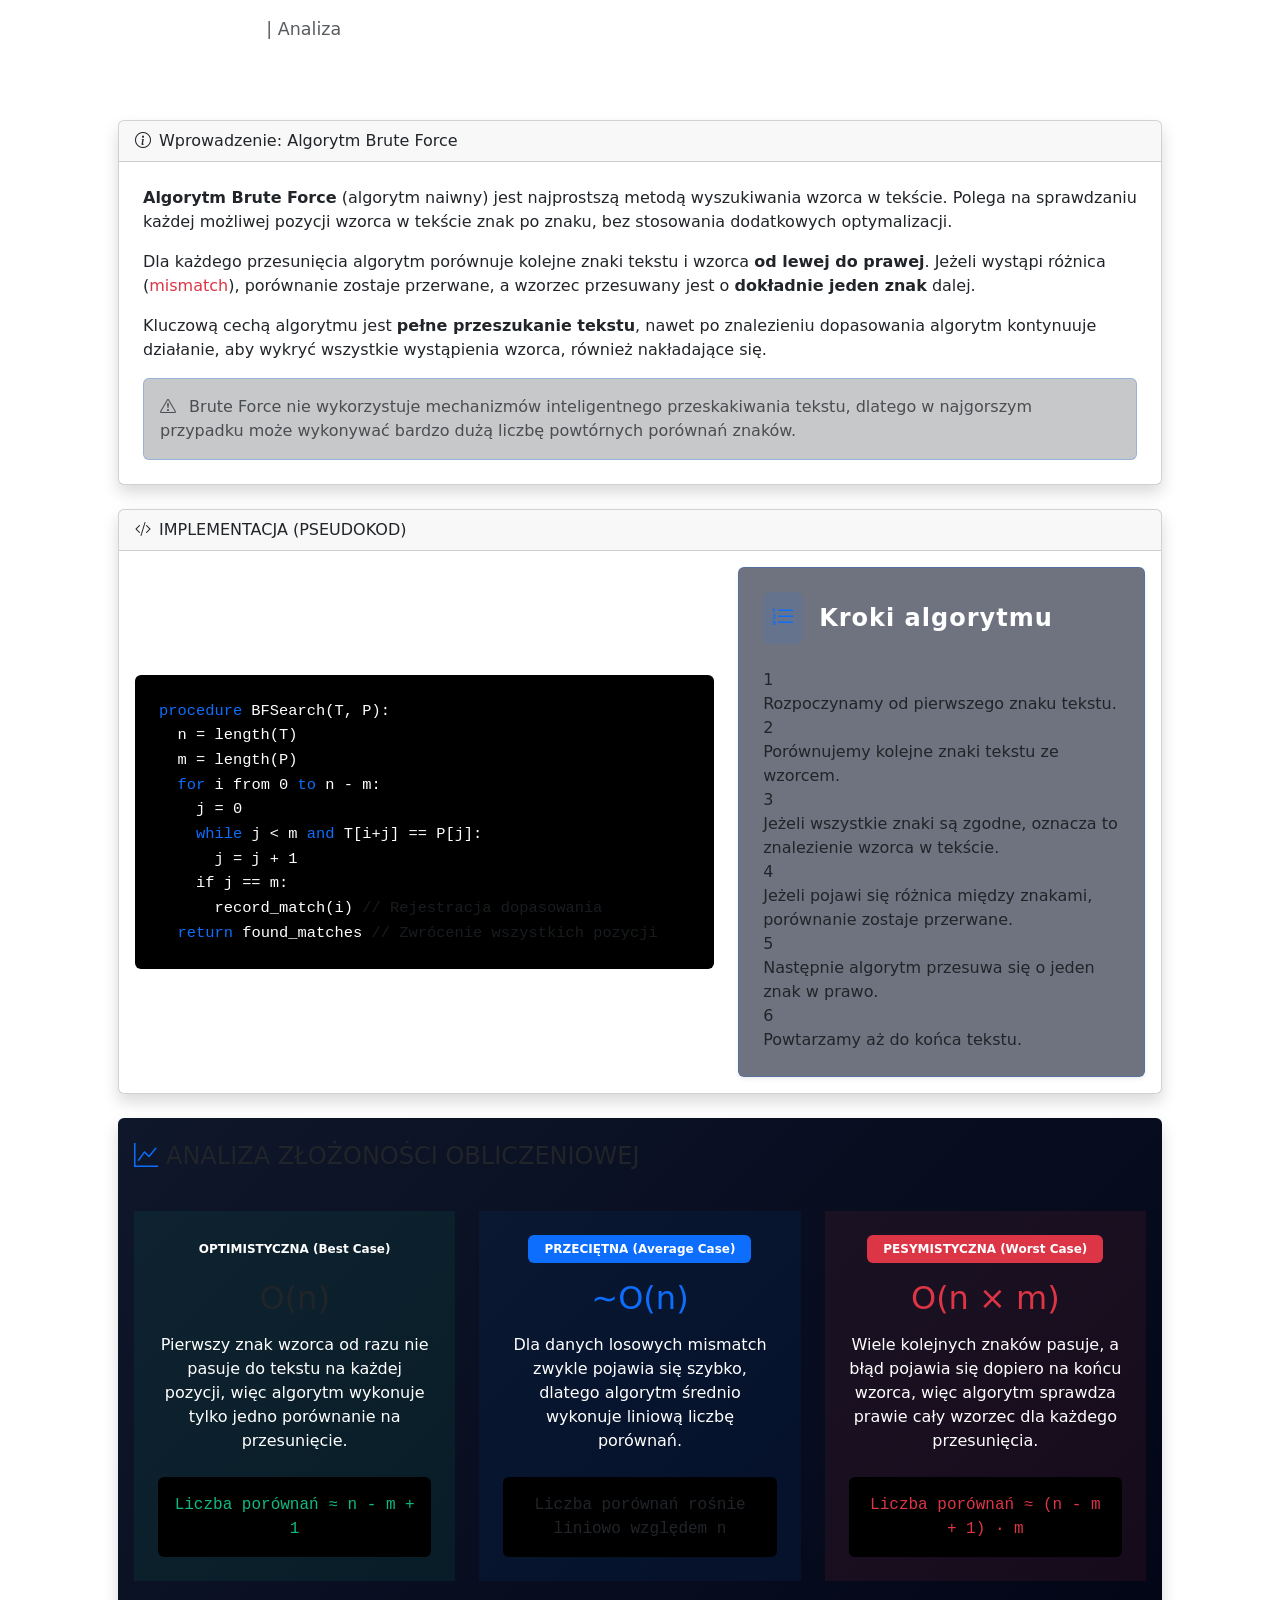
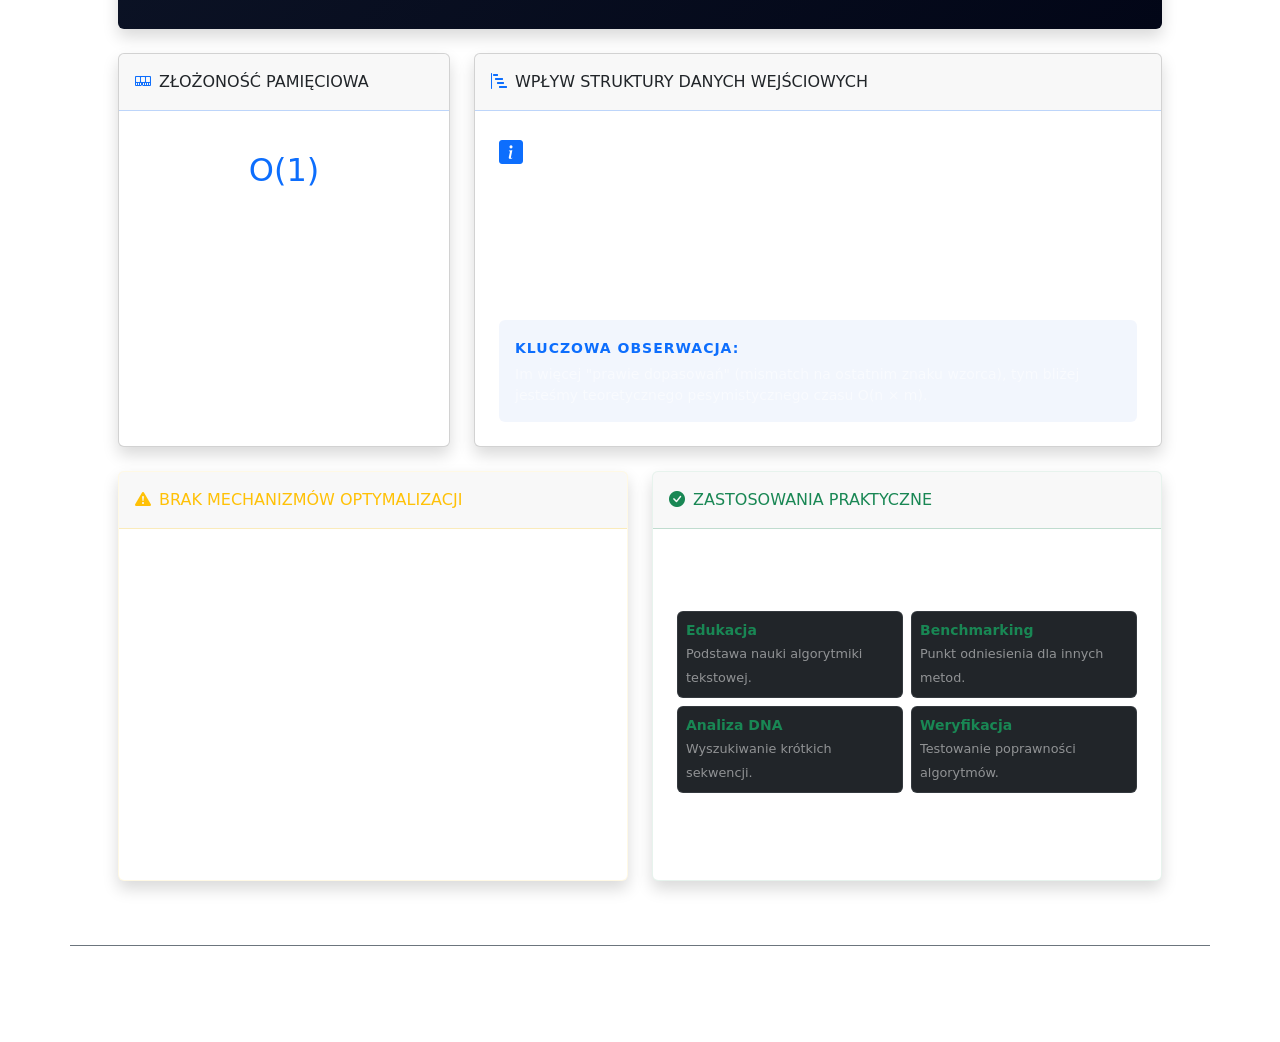
<file: Brute_force/src/main/resources/templates/analysis.html>
<!DOCTYPE html>
<html xmlns:th="http://www.thymeleaf.org">
<head>
    <meta charset="UTF-8">
    <meta name="viewport" content="width=device-width, initial-scale=1.0">
    <title>Brute force algorytm</title>
    <link href="https://cdn.jsdelivr.net/npm/bootstrap@5.3.0/dist/css/bootstrap.min.css" rel="stylesheet">
    <link rel="stylesheet" th:href="@{/css/style.css}">
    <link rel="stylesheet" href="https://cdn.jsdelivr.net/npm/bootstrap-icons@1.11.1/font/bootstrap-icons.css">
    <script th:src="@{/js/background-loader.js}"></script>
</head>
<body>

<nav class="navbar navbar-expand-lg navbar-dark sticky-top">
    <div class="container-fluid px-4">
        <a class="navbar-brand d-flex align-items-center" href="/">
            <i class="bi bi-cpu-fill me-2" style="color: var(--primary);"></i>
            <span>Brute force algorytm <small class="text-muted">| Analiza</small></span>
        </a>
        <div class="navbar-nav ms-auto">
            <a class="nav-link" href="/"><i class="bi bi-eye-fill"></i> Wizualizacja</a>
            <a class="nav-link active" href="/analysis"><i class="bi bi-book"></i> Algorytm</a>
            <a class="nav-link" href="/experiments"><i class="bi bi-clipboard-data"></i> Benchmark</a>
            <a class="nav-link" href="/benchmark-compare"><i class="bi bi-intersect"></i> Porównanie środowisk</a>
        </div>
    </div>
</nav>

<div class="container py-3 px-lg-5">
    <header class="text-center mb-5">
        <!-- <h1 class="academic-header" style="font-size: 2.8rem;">Analiza Matematyczna i Logiczna</h1>
        <p class="text-muted mx-auto mb-0" style="max-width: 900px; font-size: 1.1rem; opacity: 0.9;">
            Głębokie spojrzenie na strukturę algorytmu naiwnego, jego ograniczenia oraz zachowanie w zależności od entropii danych wejściowych.
        </p> -->
    </header>

    <div class="row g-4">
        <!-- CO TO JEST BRUTE FORCE? -->
        <div class="col-12">
            <div class="card shadow">
                <div class="card-header">
                    <i class="bi bi-info-circle me-2"></i>Wprowadzenie: Algorytm Brute Force
                </div>
                <div class="card-body p-4">
                    <p class="academic-text">
                        <strong>Algorytm Brute Force</strong> (algorytm naiwny) jest najprostszą metodą wyszukiwania wzorca w tekście. 
                        Polega na sprawdzaniu każdej możliwej pozycji wzorca w tekście znak po znaku, bez stosowania dodatkowych optymalizacji.
                    </p>
                    <p class="academic-text">
                        Dla każdego przesunięcia algorytm porównuje kolejne znaki tekstu i wzorca <strong>od lewej do prawej</strong>. 
                        Jeżeli wystąpi różnica (<span class="text-danger">mismatch</span>), porównanie zostaje przerwane, a wzorzec przesuwany jest o <strong>dokładnie jeden znak</strong> dalej.
                    </p>
                    <p class="academic-text">
                        Kluczową cechą algorytmu jest <strong>pełne przeszukanie tekstu</strong>, nawet po znalezieniu dopasowania algorytm kontynuuje działanie, aby wykryć wszystkie wystąpienia wzorca, również nakładające się.
                    </p>
                    <div class="mt-3 p-3 rounded border border-primary border-opacity-25 bg-dark bg-opacity-25">
                        <p class="academic-text italic mb-0 opacity-75">
                            <i class="bi bi-exclamation-triangle me-2"></i>
                            Brute Force nie wykorzystuje mechanizmów inteligentnego przeskakiwania tekstu, dlatego w najgorszym przypadku może wykonywać bardzo dużą liczbę powtórnych porównań znaków.
                        </p>
                    </div>
                </div>
            </div>
        </div>

        <!-- IMPLEMENTACJA (PSEUDOKOD) - Teraz POZIOMO -->
        <div class="col-12">
            <div class="card shadow">
                <div class="card-header"><i class="bi bi-code-slash me-2"></i>IMPLEMENTACJA (PSEUDOKOD)</div>
                <div class="card-body">
                    <div class="row align-items-center">
                        <div class="col-lg-7">
                            <div class="code-container bg-black p-4 rounded" style="font-size: 1.1rem; border: 1px solid var(--border);">
<pre class="mb-0 text-white" id="pseudocode" style="font-family: 'Consolas', monospace; line-height: 1.6;">
<span class="text-primary">procedure</span> BFSearch(T, P):
  <span data-step="1">n = length(T)</span>
  <span data-step="1">m = length(P)</span>
  <span class="text-primary" data-step="6">for</span> <span data-step="6">i from 0</span> <span class="text-primary" data-step="6">to</span> <span data-step="6">n - m:</span>
    <span data-step="1">j = 0</span>
    <span class="text-primary" data-step="2">while</span> <span data-step="2">j &lt; m</span> <span class="text-primary" data-step="2">and</span> <span data-step="2">T[i+j] == P[j]:</span>
      <span data-step="2">j = j + 1</span>
    <span data-step="4">if j == m:</span>
      <span data-step="3">record_match(i)</span> <span class="text-muted" data-step="3">// Rejestracja dopasowania</span>
  <span class="text-primary" data-step="6">return</span> <span data-step="6">found_matches</span> <span class="text-muted" data-step="6">// Zwrócenie wszystkich pozycji</span>
</pre>
                            </div>
                        </div>
                        <div class="col-lg-5">
                            <div class="p-4 rounded border border-primary border-opacity-25 h-100 shadow-sm" style="background: rgba(15, 23, 42, 0.6); backdrop-filter: blur(10px);">
                                <div class="d-flex align-items-center mb-4">
                                    <div class="bg-primary bg-opacity-10 p-2 rounded me-3" style="box-shadow: 0 0 15px var(--primary-glow);">
                                        <i class="bi bi-list-ol text-primary fs-4"></i>
                                    </div>
                                    <h4 class="text-white mb-0 fw-bold" style="letter-spacing: 1px; text-shadow: 0 0 15px var(--primary-glow);">Kroki algorytmu</h4>
                                </div>
                                <div class="algorithm-steps">
                                    <div class="step-item" data-highlight="1">
                                        <div class="step-number">1</div>
                                        <div class="step-text">Rozpoczynamy od pierwszego znaku tekstu.</div>
                                    </div>
                                    <div class="step-item" data-highlight="2">
                                        <div class="step-number">2</div>
                                        <div class="step-text">Porównujemy kolejne znaki tekstu ze wzorcem.</div>
                                    </div>
                                    <div class="step-item" data-highlight="3">
                                        <div class="step-number">3</div>
                                        <div class="step-text">Jeżeli wszystkie znaki są zgodne, oznacza to znalezienie wzorca w tekście.</div>
                                    </div>
                                    <div class="step-item" data-highlight="4">
                                        <div class="step-number">4</div>
                                        <div class="step-text">Jeżeli pojawi się różnica między znakami, porównanie zostaje przerwane.</div>
                                    </div>
                                    <div class="step-item" data-highlight="5">
                                        <div class="step-number">5</div>
                                        <div class="step-text">Następnie algorytm przesuwa się o jeden znak w prawo.</div>
                                    </div>
                                    <div class="step-item" data-highlight="6">
                                        <div class="step-number">6</div>
                                        <div class="step-text">Powtarzamy aż do końca tekstu.</div>
                                    </div>
                                </div>
                            </div>
                        </div>
                    </div>
                </div>
            </div>
        </div>

        <!-- SCHEMAT BLOKOWY 
        <div class="col-12">
            <div class="card shadow h-100">
                <div class="card-header border-primary border-opacity-25 py-3">
                    <i class="bi bi-diagram-3-fill me-2"></i>SCHEMAT BLOKOWY ALGORYTMU
                </div>
                <div class="card-body text-center p-4">
                    <div class="diagram-container-huge">
                        <img th:src="@{/diagram_blokowy.png}" alt="Schemat blokowy Brute Force" 
                             class="diagram-image-huge">
                    </div>
                    <div class="explanation-text text-start mx-auto p-4 rounded" style="max-width: 1000px; background: rgba(15, 23, 42, 0.6); border-left: 4px solid var(--primary); border-radius: 0 12px 12px 0 !important;">
                        <div class="d-flex align-items-center mb-3">
                            <i class="bi bi-info-circle-fill text-primary me-2 fs-5"></i>
                            <strong class="text-primary fs-5">Analiza przepływu logicznego:</strong>
                        </div>
                        <p class="mb-0 text-white" style="font-size: 1.05rem; line-height: 1.7; opacity: 0.9;">
                            Algorytm brute force sprawdza wzorzec na każdej możliwej pozycji tekstu, przesuwając go zawsze o 1 znak. Dla każdego przesunięcia porównuje znaki od lewej do prawej, aż do pierwszej niezgodności albo pełnego dopasowania. Gdy pojawi się mismatch, bieżąca próba jest przerywana i algorytm przechodzi do następnej pozycji. Jeśli wszystkie znaki wzorca pasują, zapisuje pozycję dopasowania, ale nie kończy pracy — dalej sprawdza kolejne przesunięcia, żeby wykryć także nakładające się wystąpienia. Dzięki temu przeszukuje cały tekst dokładnie, choć w najgorszym przypadku wykonuje wiele powtórnych porównań.
                        </p>
                    </div>
                </div>
            </div>
        </div>
        -->

        <!-- ZŁOŻONOŚĆ -->
        <div class="col-12">
            <div class="card shadow border-0 overflow-hidden" style="background: linear-gradient(135deg, #0f172a 0%, #020617 100%);">
                <div class="card-header border-0 bg-transparent py-4">
                    <h4 class="mb-0"><i class="bi bi-graph-up me-2 text-primary"></i>ANALIZA ZŁOŻONOŚCI OBLICZENIOWEJ</h4>
                </div>
                <div class="card-body pb-5">
                    <div class="row g-4 text-center">
                        <div class="col-md-4">
                            <div class="stat-box-large h-100 p-4" style="background: rgba(16, 185, 129, 0.08); border-color: rgba(16, 185, 129, 0.3);">
                                <span class="badge bg-accent text-white mb-3 p-2 px-3">OPTIMISTYCZNA (Best Case)</span>
                                <h2 class="stat-value-large text-accent mb-3">O(n)</h2>
                                <p class="text-white mb-4 fw-medium">Pierwszy znak wzorca od razu nie pasuje do tekstu na każdej pozycji, więc algorytm wykonuje tylko jedno porównanie na przesunięcie.</p>
                                <div class="p-3 bg-black rounded font-monospace" style="color: #10b981;">Liczba porównań &approx; n - m + 1</div>
                            </div>
                        </div>
                        <div class="col-md-4">
                            <div class="stat-box-large h-100 p-4" style="background: rgba(10, 88, 202, 0.08); border-color: rgba(10, 88, 202, 0.3);">
                                <span class="badge bg-primary mb-3 p-2 px-3">PRZECIĘTNA (Average Case)</span>
                                <h2 class="stat-value-large text-primary mb-3">∼O(n)</h2>
                                <p class="text-white mb-4 fw-medium">Dla danych losowych mismatch zwykle pojawia się szybko, dlatego algorytm średnio wykonuje liniową liczbę porównań.</p>
                                <div class="p-3 bg-black rounded font-monospace" style="color: var(--primary);">Liczba porównań rośnie liniowo względem n</div>
                            </div>
                        </div>
                        <div class="col-md-4">
                            <div class="stat-box-large h-100 p-4" style="background: rgba(239, 68, 68, 0.08); border-color: rgba(239, 68, 68, 0.3);">
                                <span class="badge bg-danger mb-3 p-2 px-3">PESYMISTYCZNA (Worst Case)</span>
                                <h2 class="stat-value-large text-danger mb-3">O(n &times; m)</h2>
                                <p class="text-white mb-4 fw-medium">Wiele kolejnych znaków pasuje, a błąd pojawia się dopiero na końcu wzorca, więc algorytm sprawdza prawie cały wzorzec dla każdego przesunięcia.</p>
                                <div class="p-3 bg-black rounded font-monospace" style="color: var(--bs-danger);">Liczba porównań &approx; (n - m + 1) · m</div>
                            </div>
                        </div>
                    </div>
                </div>
            </div>
        </div>

        <!-- ZŁOŻONOŚĆ PAMIĘCIOWA I WPŁYW DANYCH -->
        <div class="col-lg-4">
            <div class="card shadow h-100">
                <div class="card-header border-primary border-opacity-25 py-3">
                    <i class="bi bi-memory me-2 text-primary"></i>ZŁOŻONOŚĆ PAMIĘCIOWA
                </div>
                <div class="card-body text-center d-flex flex-column justify-content-center p-4">
                    <h2 class="stat-value-large text-primary mb-3">O(1)</h2>
                    <p class="text-white mb-0" style="font-size: 1.05rem; opacity: 0.9;">
                        Algorytm Brute Force posiada <strong>stałą złożoność pamięciową</strong>, ponieważ nie tworzy dodatkowych struktur danych ani tablic pomocniczych. Wyszukiwanie realizowane jest wyłącznie przy użyciu indeksów i zmiennych pomocniczych.
                    </p>
                </div>
            </div>
        </div>

        <div class="col-lg-8">
            <div class="card shadow h-100">
                <div class="card-header border-primary border-opacity-25 py-3">
                    <i class="bi bi-bar-chart-steps me-2 text-primary"></i>WPŁYW STRUKTURY DANYCH WEJŚCIOWYCH
                </div>
                <div class="card-body p-4">
                    <div class="d-flex align-items-start mb-3">
                        <i class="bi bi-info-square-fill text-primary me-3 fs-4"></i>
                        <p class="text-white mb-0" style="font-size: 1.1rem; line-height: 1.6; opacity: 0.9;">
                            Wydajność algorytmu Brute Force jest silnie uzależniona od <strong>entropii i struktury danych</strong>. 
                            Mały alfabet (np. dane DNA), wysoka powtarzalność znaków (dane periodyczne) oraz liczne częściowe dopasowania 
                            wymuszają na algorytmie częstsze wchodzenie do pętli wewnętrznej, co drastycznie zwiększa liczbę porównań.
                        </p>
                    </div>
                    <div class="p-3 rounded" style="background: rgba(10, 88, 202, 0.05); border-left: 4px solid var(--primary);">
                        <small class="text-primary fw-bold text-uppercase" style="letter-spacing: 1px;">Kluczowa obserwacja:</small>
                        <p class="text-white-50 small mb-0 mt-1">Im więcej "prawie dopasowań" (mismatch na ostatnim znaku wzorca), tym bliżej jesteśmy teoretycznego pesymistycznego czasu O(n &times; m).</p>
                    </div>
                </div>
            </div>
        </div>

        <!-- BRAK OPTYMALIZACJI -->
        <div class="col-lg-6">
            <div class="card shadow h-100 border-warning border-opacity-10">
                <div class="card-header border-warning border-opacity-25 py-3 text-warning">
                    <i class="bi bi-exclamation-triangle-fill me-2"></i>BRAK MECHANIZMÓW OPTYMALIZACJI
                </div>
                <div class="card-body p-4">
                    <p class="text-white mb-3" style="font-size: 1.05rem; line-height: 1.6; opacity: 0.9;">
                        Algorytm Brute Force nie wykorzystuje <strong>preprocessingu wzorca</strong> ani mechanizmów inteligentnego przeskakiwania tekstu (tzw. <em>shift functions</em>).
                    </p>
                    <ul class="text-white-50 small" style="line-height: 1.5;">
                        <li class="mb-2">Po każdym mismatchu wzorzec przesuwany jest dokładnie o <strong>jeden znak</strong>.</li>
                        <li class="mb-2">Prowadzi to do wielokrotnego porównywania tych samych fragmentów tekstu, które zostały już sprawdzone w poprzednich krokach.</li>
                        <li>Brak pamięci o "historii porównań" czyni go mniej wydajnym od algorytmów takich jak KMP, Boyer-Moore czy Rabin-Karp.</li>
                    </ul>
                </div>
            </div>
        </div>

        <!-- ZASTOSOWANIA -->
        <div class="col-lg-6">
            <div class="card shadow h-100 border-success border-opacity-10">
                <div class="card-header border-success border-opacity-25 py-3 text-success">
                    <i class="bi bi-check-circle-fill me-2"></i>ZASTOSOWANIA PRAKTYCZNE
                </div>
                <div class="card-body p-4">
                    <p class="text-white-50 small mb-3">Pomimo niskiej wydajności w najgorszym przypadku, algorytm Brute Force jest stosowany w:</p>
                    <div class="row g-2">
                        <div class="col-6">
                            <div class="p-2 rounded bg-dark border border-secondary border-opacity-25 h-100">
                                <strong class="d-block text-success small">Edukacja</strong>
                                <span class="text-white-50" style="font-size: 0.8rem;">Podstawa nauki algorytmiki tekstowej.</span>
                            </div>
                        </div>
                        <div class="col-6">
                            <div class="p-2 rounded bg-dark border border-secondary border-opacity-25 h-100">
                                <strong class="d-block text-success small">Benchmarking</strong>
                                <span class="text-white-50" style="font-size: 0.8rem;">Punkt odniesienia dla innych metod.</span>
                            </div>
                        </div>
                        <div class="col-6">
                            <div class="p-2 rounded bg-dark border border-secondary border-opacity-25 h-100">
                                <strong class="d-block text-success small">Analiza DNA</strong>
                                <span class="text-white-50" style="font-size: 0.8rem;">Wyszukiwanie krótkich sekwencji.</span>
                            </div>
                        </div>
                        <div class="col-6">
                            <div class="p-2 rounded bg-dark border border-secondary border-opacity-25 h-100">
                                <strong class="d-block text-success small">Weryfikacja</strong>
                                <span class="text-white-50" style="font-size: 0.8rem;">Testowanie poprawności algorytmów.</span>
                            </div>
                        </div>
                    </div>
                </div>
            </div>
        </div>


    </div>
</div>

<footer class="mt-5 pb-5">
    <div class="container text-center py-4 border-top border-secondary">
    </div>
</footer>

<script src="https://cdn.jsdelivr.net/npm/bootstrap@5.3.0/dist/js/bootstrap.bundle.min.js"></script>
<script>
    document.addEventListener('DOMContentLoaded', function() {
        const stepItems = document.querySelectorAll('.step-item');
        const codeSpans = document.querySelectorAll('#pseudocode [data-step]');

        stepItems.forEach(item => {
            item.addEventListener('mouseenter', function() {
                const stepId = this.getAttribute('data-highlight');
                
                // Podświetl odpowiednie linie w kodzie
                codeSpans.forEach(span => {
                    if (span.getAttribute('data-step') === stepId) {
                        span.style.backgroundColor = 'rgba(10, 88, 202, 0.4)';
                        span.style.color = '#ffffff';
                        span.style.boxShadow = '0 0 10px rgba(10, 88, 202, 0.6)';
                        span.style.borderRadius = '4px';
                        span.style.padding = '2px 4px';
                        span.style.margin = '0 -4px';
                        span.style.transition = 'all 0.2s ease';
                    }
                });
            });

            item.addEventListener('mouseleave', function() {
                // Usuń podświetlenie
                codeSpans.forEach(span => {
                    span.style.backgroundColor = 'transparent';
                    span.style.color = '';
                    span.style.boxShadow = 'none';
                    span.style.padding = '0';
                    span.style.margin = '0';
                });
            });
        });
    });
</script>
</body>
</html>
</file>
